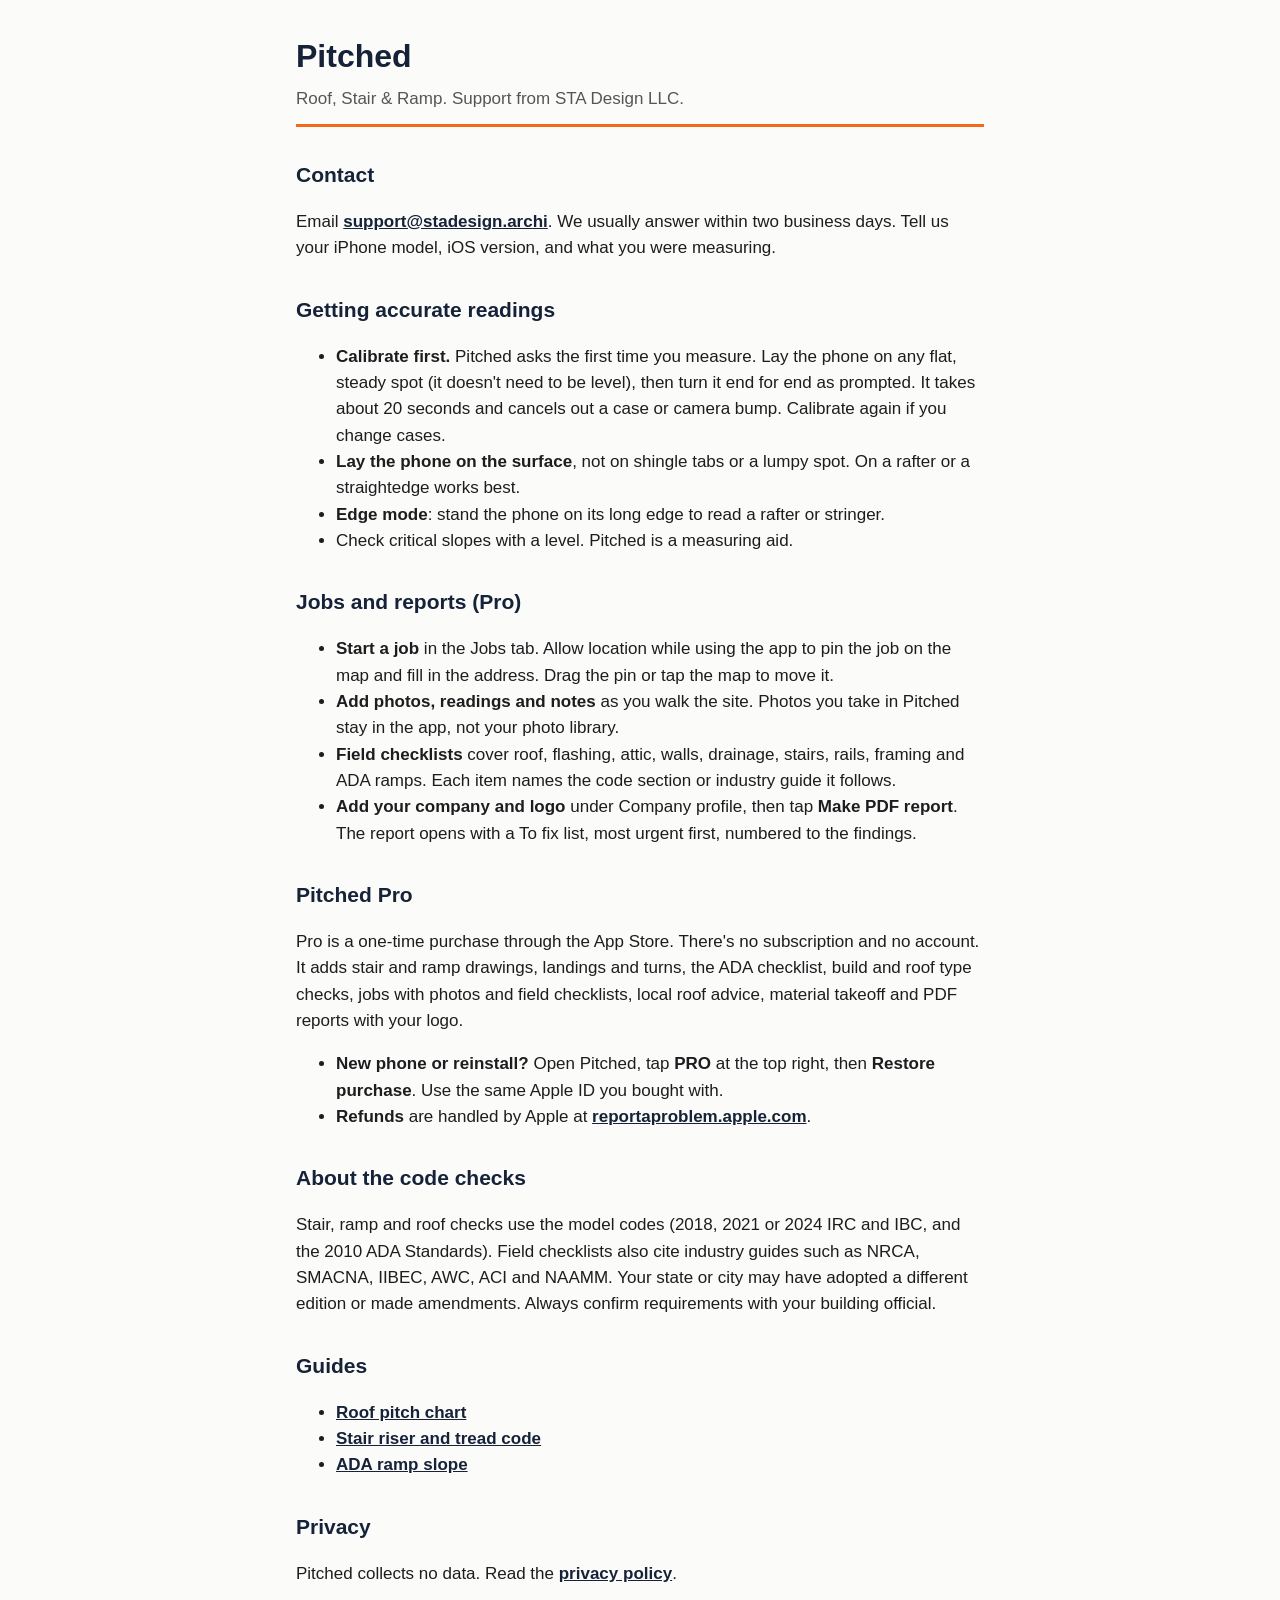
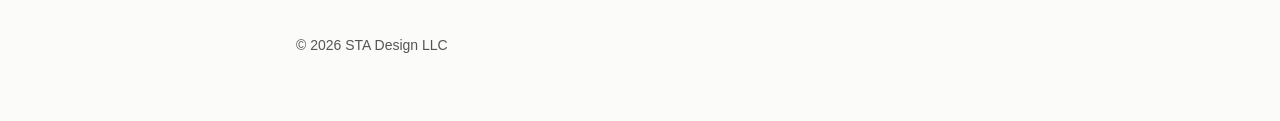
<file: index.html>
<!doctype html>
<html lang="en"><head><meta charset="utf-8"><meta name="viewport" content="width=device-width,initial-scale=1">
<title>Pitched Support</title><link rel="stylesheet" href="style.css"></head>
<body><main>
<header><h1>Pitched</h1><p class="sub">Roof, Stair &amp; Ramp. Support from STA Design LLC.</p></header>

<h2>Contact</h2>
<p>Email <a href="mailto:support@stadesign.archi">support@stadesign.archi</a>. We usually answer within two business days. Tell us your iPhone model, iOS version, and what you were measuring.</p>

<h2>Getting accurate readings</h2>
<ul>
<li><b>Calibrate first.</b> Pitched asks the first time you measure. Lay the phone on any flat, steady spot (it doesn't need to be level), then turn it end for end as prompted. It takes about 20 seconds and cancels out a case or camera bump. Calibrate again if you change cases.</li>
<li><b>Lay the phone on the surface</b>, not on shingle tabs or a lumpy spot. On a rafter or a straightedge works best.</li>
<li><b>Edge mode</b>: stand the phone on its long edge to read a rafter or stringer.</li>
<li>Check critical slopes with a level. Pitched is a measuring aid.</li>
</ul>

<h2>Jobs and reports (Pro)</h2>
<ul>
<li><b>Start a job</b> in the Jobs tab. Allow location while using the app to pin the job on the map and fill in the address. Drag the pin or tap the map to move it.</li>
<li><b>Add photos, readings and notes</b> as you walk the site. Photos you take in Pitched stay in the app, not your photo library.</li>
<li><b>Field checklists</b> cover roof, flashing, attic, walls, drainage, stairs, rails, framing and ADA ramps. Each item names the code section or industry guide it follows.</li>
<li><b>Add your company and logo</b> under Company profile, then tap <b>Make PDF report</b>. The report opens with a To fix list, most urgent first, numbered to the findings.</li>
</ul>

<h2>Pitched Pro</h2>
<p>Pro is a one-time purchase through the App Store. There's no subscription and no account. It adds stair and ramp drawings, landings and turns, the ADA checklist, build and roof type checks, jobs with photos and field checklists, local roof advice, material takeoff and PDF reports with your logo.</p>
<ul>
<li><b>New phone or reinstall?</b> Open Pitched, tap <b>PRO</b> at the top right, then <b>Restore purchase</b>. Use the same Apple ID you bought with.</li>
<li><b>Refunds</b> are handled by Apple at <a href="https://reportaproblem.apple.com">reportaproblem.apple.com</a>.</li>
</ul>

<h2>About the code checks</h2>
<p>Stair, ramp and roof checks use the model codes (2018, 2021 or 2024 IRC and IBC, and the 2010 ADA Standards). Field checklists also cite industry guides such as NRCA, SMACNA, IIBEC, AWC, ACI and NAAMM. Your state or city may have adopted a different edition or made amendments. Always confirm requirements with your building official.</p>

<h2>Guides</h2>
<ul>
<li><a href="guides/roof-pitch-chart.html">Roof pitch chart</a></li>
<li><a href="guides/stair-riser-tread-code.html">Stair riser and tread code</a></li>
<li><a href="guides/ada-ramp-slope.html">ADA ramp slope</a></li>
</ul>

<h2>Privacy</h2>
<p>Pitched collects no data. Read the <a href="privacy.html">privacy policy</a>.</p>

<footer>&copy; 2026 STA Design LLC</footer>
</main></body></html>
</file>
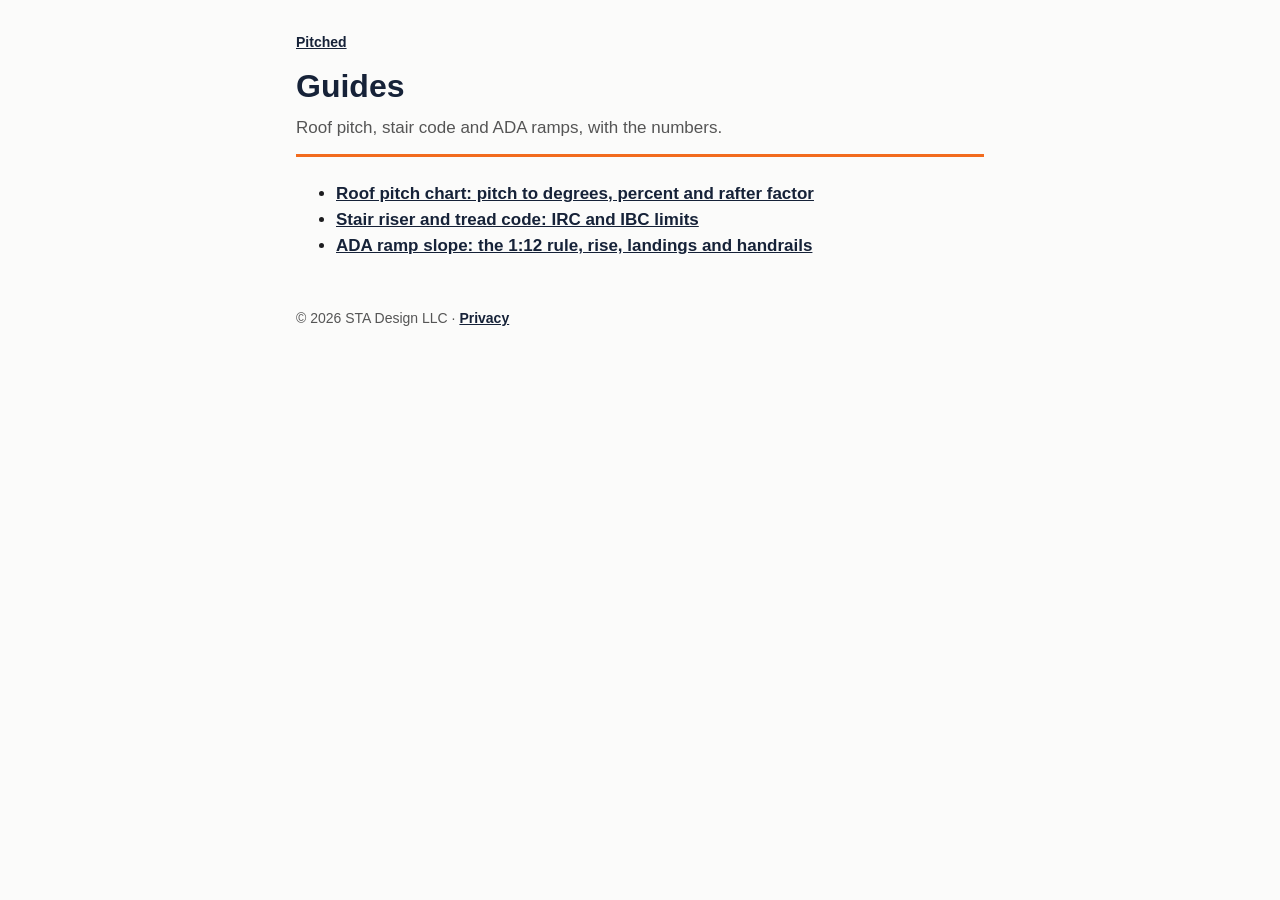
<file: guides/index.html>
<!doctype html>
<html lang="en"><head><meta charset="utf-8"><meta name="viewport" content="width=device-width,initial-scale=1">
<title>Guides: Roof Pitch, Stair Code and ADA Ramps | Pitched</title>
<meta name="description" content="Short field guides for roofers, contractors and architects: roof pitch, stair code and ADA ramps.">
<link rel="canonical" href="https://sthes26.github.io/pitched/guides/">
<link rel="stylesheet" href="../style.css"></head>
<body><main>
<nav class="crumb"><a href="../">Pitched</a></nav>
<header><h1>Guides</h1><p class="sub">Roof pitch, stair code and ADA ramps, with the numbers.</p></header>
<ul>
<li><a href="roof-pitch-chart.html">Roof pitch chart: pitch to degrees, percent and rafter factor</a></li>
<li><a href="stair-riser-tread-code.html">Stair riser and tread code: IRC and IBC limits</a></li>
<li><a href="ada-ramp-slope.html">ADA ramp slope: the 1:12 rule, rise, landings and handrails</a></li>
</ul>
<footer>&copy; 2026 STA Design LLC &middot; <a href="../privacy.html">Privacy</a></footer>
</main></body></html>
</file>
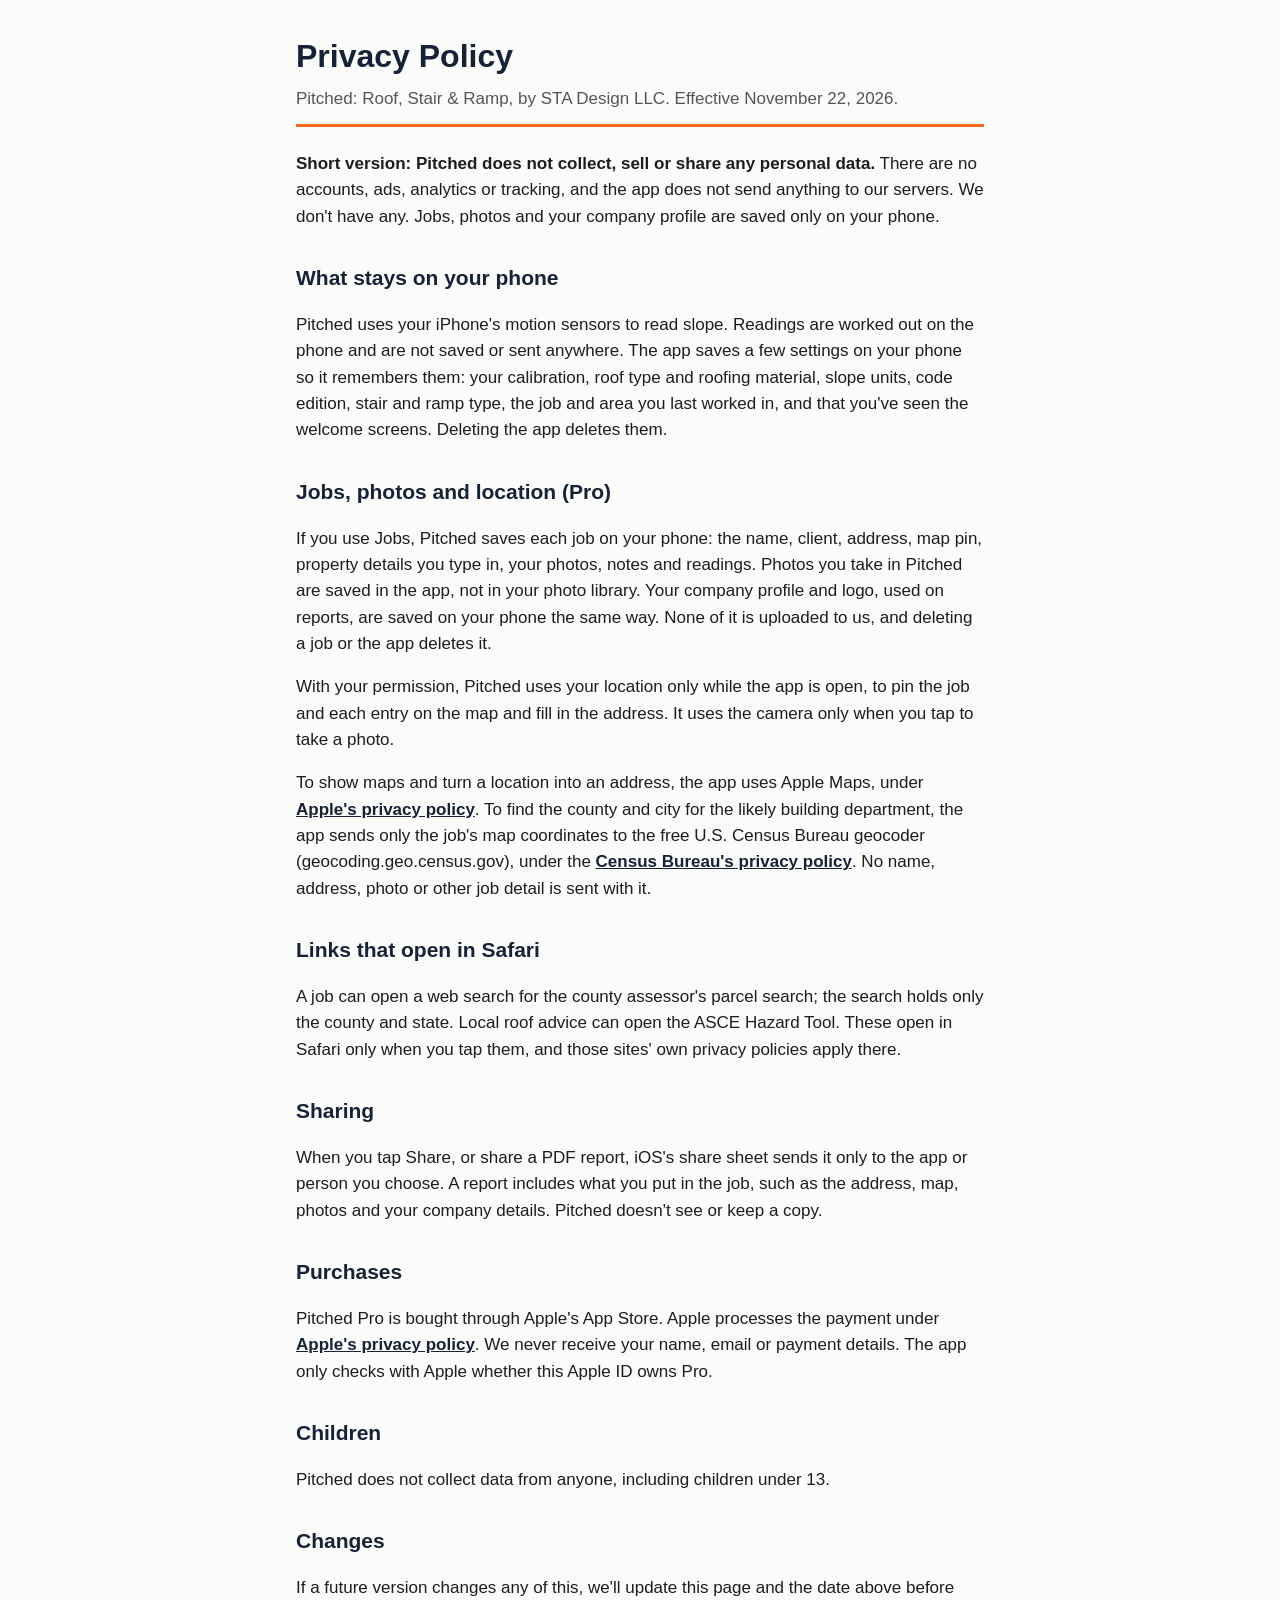
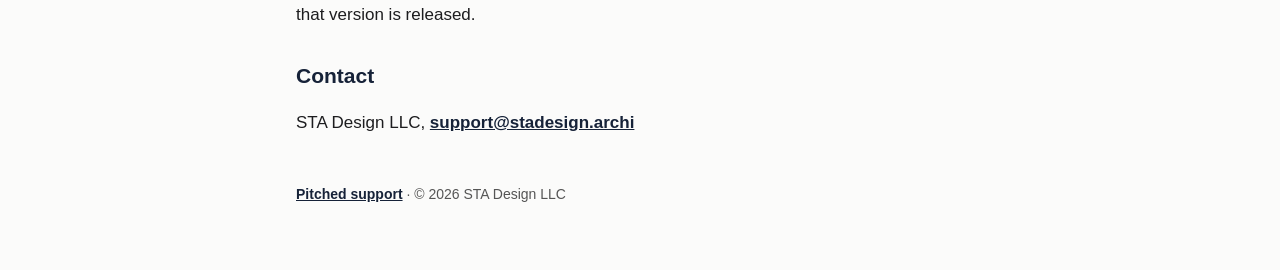
<file: privacy.html>
<!doctype html>
<html lang="en"><head><meta charset="utf-8"><meta name="viewport" content="width=device-width,initial-scale=1">
<title>Pitched Privacy Policy</title><link rel="stylesheet" href="style.css"></head>
<body><main>
<header><h1>Privacy Policy</h1><p class="sub">Pitched: Roof, Stair &amp; Ramp, by STA Design LLC. Effective November 22, 2026.</p></header>

<p><b>Short version: Pitched does not collect, sell or share any personal data.</b> There are no accounts, ads, analytics or tracking, and the app does not send anything to our servers. We don't have any. Jobs, photos and your company profile are saved only on your phone.</p>

<h2>What stays on your phone</h2>
<p>Pitched uses your iPhone's motion sensors to read slope. Readings are worked out on the phone and are not saved or sent anywhere. The app saves a few settings on your phone so it remembers them: your calibration, roof type and roofing material, slope units, code edition, stair and ramp type, the job and area you last worked in, and that you've seen the welcome screens. Deleting the app deletes them.</p>

<h2>Jobs, photos and location (Pro)</h2>
<p>If you use Jobs, Pitched saves each job on your phone: the name, client, address, map pin, property details you type in, your photos, notes and readings. Photos you take in Pitched are saved in the app, not in your photo library. Your company profile and logo, used on reports, are saved on your phone the same way. None of it is uploaded to us, and deleting a job or the app deletes it.</p>
<p>With your permission, Pitched uses your location only while the app is open, to pin the job and each entry on the map and fill in the address. It uses the camera only when you tap to take a photo.</p>
<p>To show maps and turn a location into an address, the app uses Apple Maps, under <a href="https://www.apple.com/legal/privacy/">Apple's privacy policy</a>. To find the county and city for the likely building department, the app sends only the job's map coordinates to the free U.S. Census Bureau geocoder (geocoding.geo.census.gov), under the <a href="https://www.census.gov/about/policies/privacy.html">Census Bureau's privacy policy</a>. No name, address, photo or other job detail is sent with it.</p>

<h2>Links that open in Safari</h2>
<p>A job can open a web search for the county assessor's parcel search; the search holds only the county and state. Local roof advice can open the ASCE Hazard Tool. These open in Safari only when you tap them, and those sites' own privacy policies apply there.</p>

<h2>Sharing</h2>
<p>When you tap Share, or share a PDF report, iOS's share sheet sends it only to the app or person you choose. A report includes what you put in the job, such as the address, map, photos and your company details. Pitched doesn't see or keep a copy.</p>

<h2>Purchases</h2>
<p>Pitched Pro is bought through Apple's App Store. Apple processes the payment under <a href="https://www.apple.com/legal/privacy/">Apple's privacy policy</a>. We never receive your name, email or payment details. The app only checks with Apple whether this Apple ID owns Pro.</p>

<h2>Children</h2>
<p>Pitched does not collect data from anyone, including children under 13.</p>

<h2>Changes</h2>
<p>If a future version changes any of this, we'll update this page and the date above before that version is released.</p>

<h2>Contact</h2>
<p>STA Design LLC, <a href="mailto:support@stadesign.archi">support@stadesign.archi</a></p>

<footer><a href="index.html">Pitched support</a> &middot; &copy; 2026 STA Design LLC</footer>
</main></body></html>
</file>
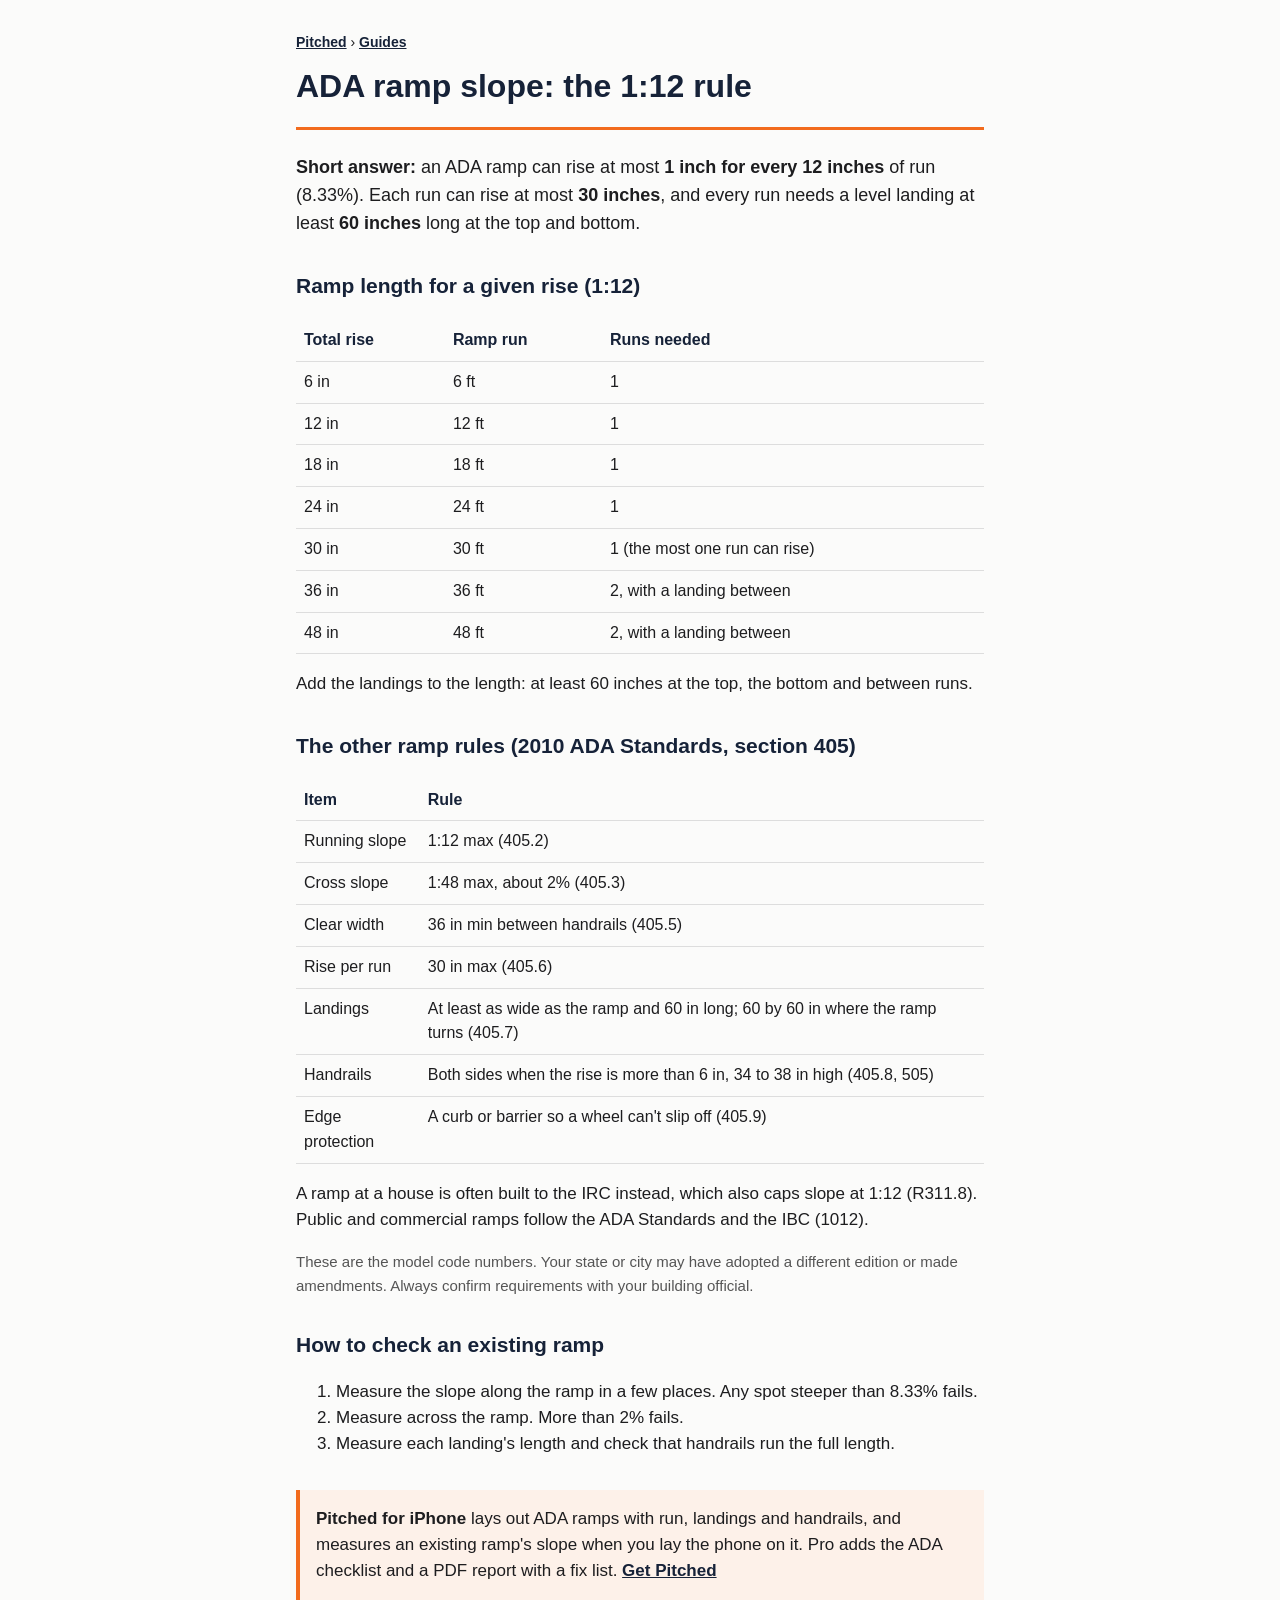
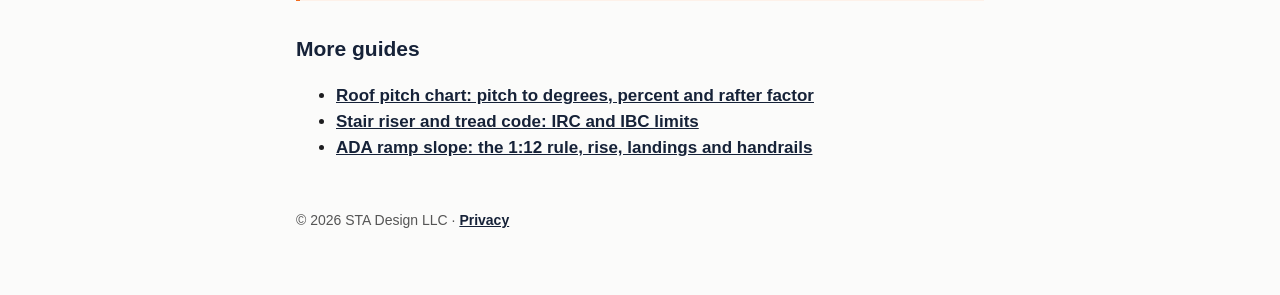
<file: guides/ada-ramp-slope.html>
<!doctype html>
<html lang="en"><head><meta charset="utf-8"><meta name="viewport" content="width=device-width,initial-scale=1">
<title>ADA Ramp Slope: The 1:12 Rule, Rise, Landings and Handrails | Pitched</title>
<meta name="description" content="ADA ramps can't be steeper than 1:12, can rise at most 30 inches per run, and need 60 inch landings. Ramp length chart and the rules for width, cross slope and handrails.">
<link rel="canonical" href="https://sthes26.github.io/pitched/guides/ada-ramp-slope.html">
<link rel="stylesheet" href="../style.css"></head>
<body><main>
<nav class="crumb"><a href="../">Pitched</a> &rsaquo; <a href="./">Guides</a></nav>
<header><h1>ADA ramp slope: the 1:12 rule</h1></header>
<p class="answer"><b>Short answer:</b> an ADA ramp can rise at most <b>1 inch for every 12 inches</b> of run (8.33%). Each run can rise at most <b>30 inches</b>, and every run needs a level landing at least <b>60 inches</b> long at the top and bottom.</p>

<h2>Ramp length for a given rise (1:12)</h2>
<table>
<tr><th>Total rise</th><th>Ramp run</th><th>Runs needed</th></tr>
<tr><td>6 in</td><td>6 ft</td><td>1</td></tr>
<tr><td>12 in</td><td>12 ft</td><td>1</td></tr>
<tr><td>18 in</td><td>18 ft</td><td>1</td></tr>
<tr><td>24 in</td><td>24 ft</td><td>1</td></tr>
<tr><td>30 in</td><td>30 ft</td><td>1 (the most one run can rise)</td></tr>
<tr><td>36 in</td><td>36 ft</td><td>2, with a landing between</td></tr>
<tr><td>48 in</td><td>48 ft</td><td>2, with a landing between</td></tr>
</table>
<p>Add the landings to the length: at least 60 inches at the top, the bottom and between runs.</p>

<h2>The other ramp rules (2010 ADA Standards, section 405)</h2>
<table>
<tr><th>Item</th><th>Rule</th></tr>
<tr><td>Running slope</td><td>1:12 max (405.2)</td></tr>
<tr><td>Cross slope</td><td>1:48 max, about 2% (405.3)</td></tr>
<tr><td>Clear width</td><td>36 in min between handrails (405.5)</td></tr>
<tr><td>Rise per run</td><td>30 in max (405.6)</td></tr>
<tr><td>Landings</td><td>At least as wide as the ramp and 60 in long; 60 by 60 in where the ramp turns (405.7)</td></tr>
<tr><td>Handrails</td><td>Both sides when the rise is more than 6 in, 34 to 38 in high (405.8, 505)</td></tr>
<tr><td>Edge protection</td><td>A curb or barrier so a wheel can't slip off (405.9)</td></tr>
</table>
<p>A ramp at a house is often built to the IRC instead, which also caps slope at 1:12 (R311.8). Public and commercial ramps follow the ADA Standards and the IBC (1012).</p>
<p class="note">These are the model code numbers. Your state or city may have adopted a different edition or made amendments. Always confirm requirements with your building official.</p>

<h2>How to check an existing ramp</h2>
<ol>
<li>Measure the slope along the ramp in a few places. Any spot steeper than 8.33% fails.</li>
<li>Measure across the ramp. More than 2% fails.</li>
<li>Measure each landing's length and check that handrails run the full length.</li>
</ol>

<div class="cta"><p><b>Pitched for iPhone</b> lays out ADA ramps with run, landings and handrails, and measures an existing ramp's slope when you lay the phone on it. Pro adds the ADA checklist and a PDF report with a fix list. <a href="../">Get Pitched</a></p></div>

<h2>More guides</h2>
<ul>
<li><a href="roof-pitch-chart.html">Roof pitch chart: pitch to degrees, percent and rafter factor</a></li>
<li><a href="stair-riser-tread-code.html">Stair riser and tread code: IRC and IBC limits</a></li>
<li><a href="ada-ramp-slope.html">ADA ramp slope: the 1:12 rule, rise, landings and handrails</a></li>
</ul>

<footer>&copy; 2026 STA Design LLC &middot; <a href="../privacy.html">Privacy</a></footer>
</main></body></html>
</file>
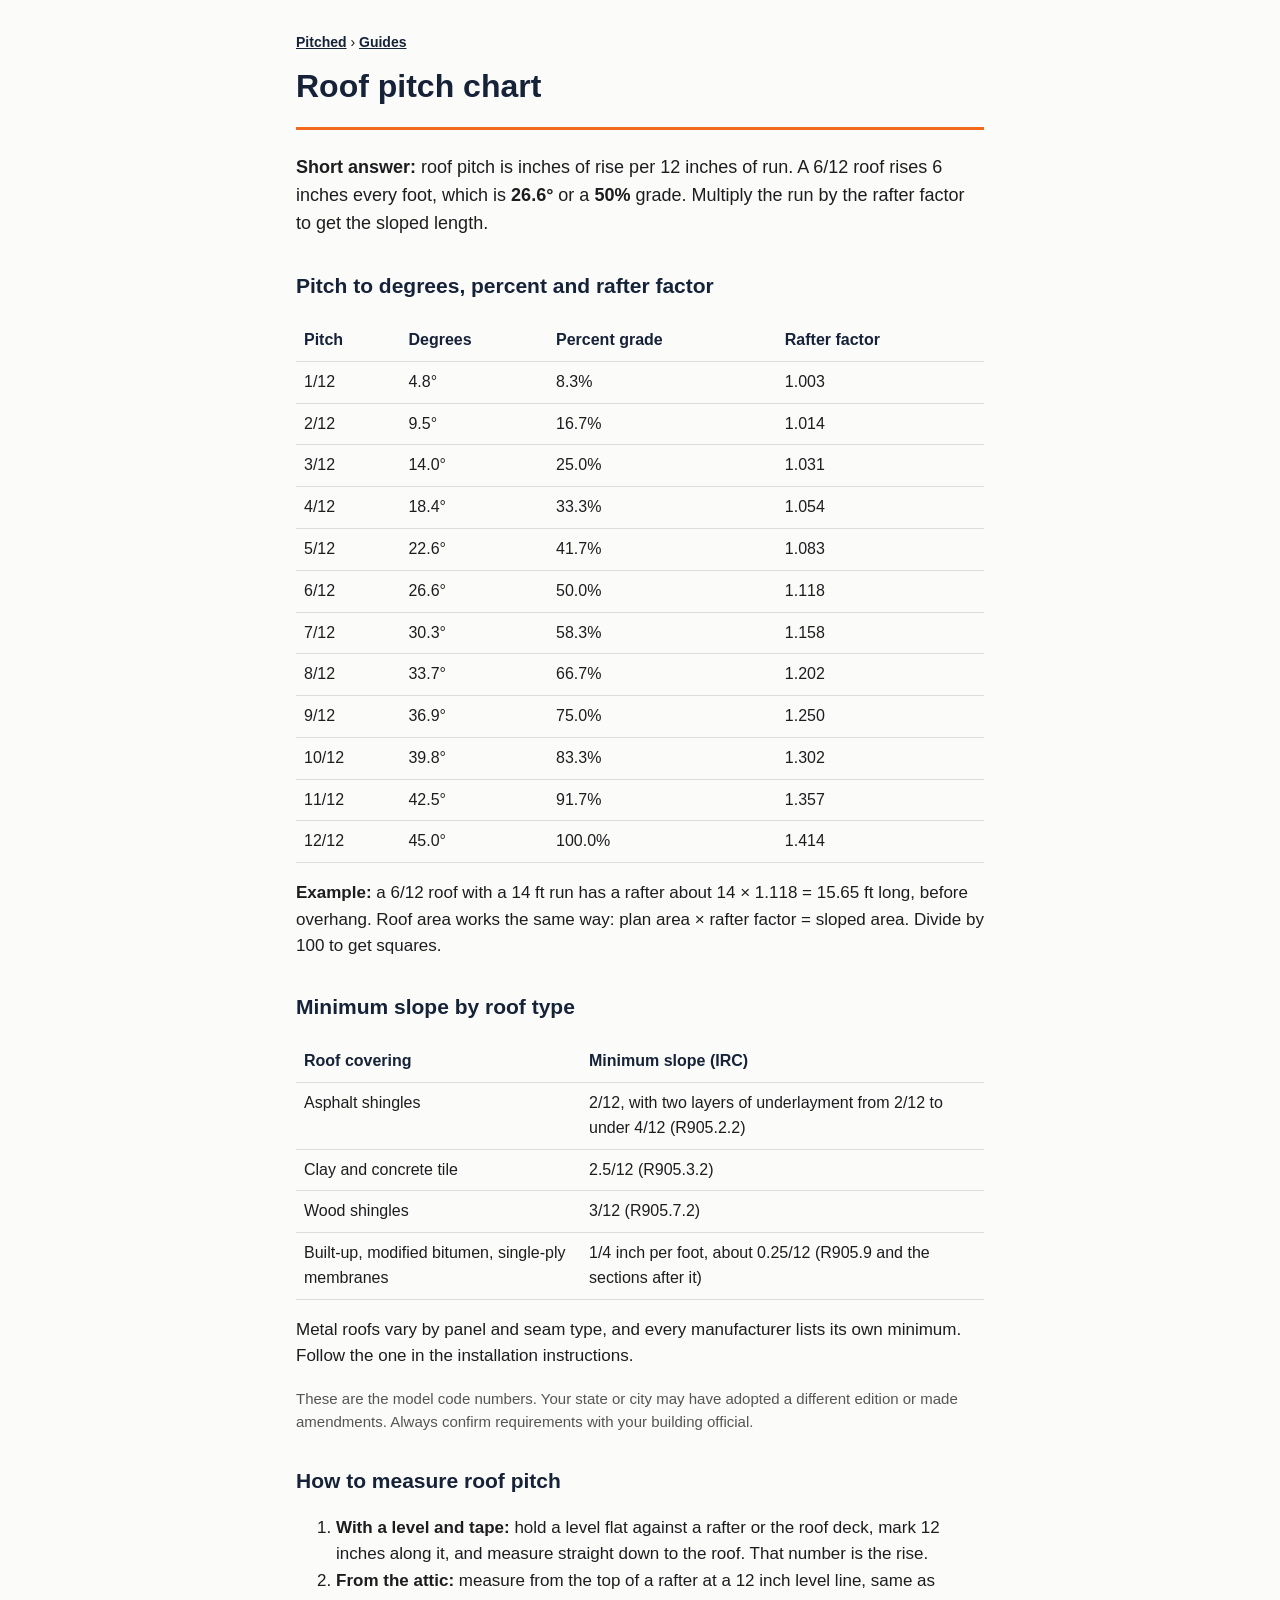
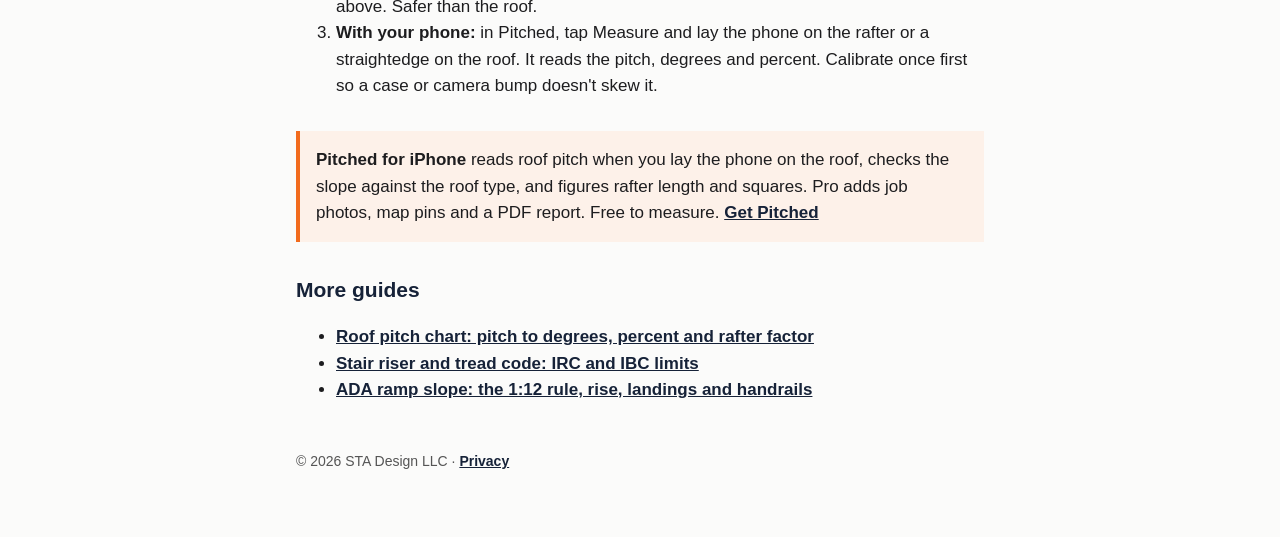
<file: guides/roof-pitch-chart.html>
<!doctype html>
<html lang="en"><head><meta charset="utf-8"><meta name="viewport" content="width=device-width,initial-scale=1">
<title>Roof Pitch Chart: Pitch to Degrees, Percent and Rafter Factor | Pitched</title>
<meta name="description" content="Roof pitch chart from 1/12 to 12/12 with degrees, percent grade and rafter length factor, plus the minimum slope for shingles and other roof types.">
<link rel="canonical" href="https://sthes26.github.io/pitched/guides/roof-pitch-chart.html">
<link rel="stylesheet" href="../style.css"></head>
<body><main>
<nav class="crumb"><a href="../">Pitched</a> &rsaquo; <a href="./">Guides</a></nav>
<header><h1>Roof pitch chart</h1></header>
<p class="answer"><b>Short answer:</b> roof pitch is inches of rise per 12 inches of run. A 6/12 roof rises 6 inches every foot, which is <b>26.6&deg;</b> or a <b>50%</b> grade. Multiply the run by the rafter factor to get the sloped length.</p>

<h2>Pitch to degrees, percent and rafter factor</h2>
<table>
<tr><th>Pitch</th><th>Degrees</th><th>Percent grade</th><th>Rafter factor</th></tr>
<tr><td>1/12</td><td>4.8&deg;</td><td>8.3%</td><td>1.003</td></tr>
<tr><td>2/12</td><td>9.5&deg;</td><td>16.7%</td><td>1.014</td></tr>
<tr><td>3/12</td><td>14.0&deg;</td><td>25.0%</td><td>1.031</td></tr>
<tr><td>4/12</td><td>18.4&deg;</td><td>33.3%</td><td>1.054</td></tr>
<tr><td>5/12</td><td>22.6&deg;</td><td>41.7%</td><td>1.083</td></tr>
<tr><td>6/12</td><td>26.6&deg;</td><td>50.0%</td><td>1.118</td></tr>
<tr><td>7/12</td><td>30.3&deg;</td><td>58.3%</td><td>1.158</td></tr>
<tr><td>8/12</td><td>33.7&deg;</td><td>66.7%</td><td>1.202</td></tr>
<tr><td>9/12</td><td>36.9&deg;</td><td>75.0%</td><td>1.250</td></tr>
<tr><td>10/12</td><td>39.8&deg;</td><td>83.3%</td><td>1.302</td></tr>
<tr><td>11/12</td><td>42.5&deg;</td><td>91.7%</td><td>1.357</td></tr>
<tr><td>12/12</td><td>45.0&deg;</td><td>100.0%</td><td>1.414</td></tr>
</table>
<p><b>Example:</b> a 6/12 roof with a 14 ft run has a rafter about 14 &times; 1.118 = 15.65 ft long, before overhang. Roof area works the same way: plan area &times; rafter factor = sloped area. Divide by 100 to get squares.</p>

<h2>Minimum slope by roof type</h2>
<table>
<tr><th>Roof covering</th><th>Minimum slope (IRC)</th></tr>
<tr><td>Asphalt shingles</td><td>2/12, with two layers of underlayment from 2/12 to under 4/12 (R905.2.2)</td></tr>
<tr><td>Clay and concrete tile</td><td>2.5/12 (R905.3.2)</td></tr>
<tr><td>Wood shingles</td><td>3/12 (R905.7.2)</td></tr>
<tr><td>Built-up, modified bitumen, single-ply membranes</td><td>1/4 inch per foot, about 0.25/12 (R905.9 and the sections after it)</td></tr>
</table>
<p>Metal roofs vary by panel and seam type, and every manufacturer lists its own minimum. Follow the one in the installation instructions.</p>
<p class="note">These are the model code numbers. Your state or city may have adopted a different edition or made amendments. Always confirm requirements with your building official.</p>

<h2>How to measure roof pitch</h2>
<ol>
<li><b>With a level and tape:</b> hold a level flat against a rafter or the roof deck, mark 12 inches along it, and measure straight down to the roof. That number is the rise.</li>
<li><b>From the attic:</b> measure from the top of a rafter at a 12 inch level line, same as above. Safer than the roof.</li>
<li><b>With your phone:</b> in Pitched, tap Measure and lay the phone on the rafter or a straightedge on the roof. It reads the pitch, degrees and percent. Calibrate once first so a case or camera bump doesn't skew it.</li>
</ol>

<div class="cta"><p><b>Pitched for iPhone</b> reads roof pitch when you lay the phone on the roof, checks the slope against the roof type, and figures rafter length and squares. Pro adds job photos, map pins and a PDF report. Free to measure. <a href="../">Get Pitched</a></p></div>

<h2>More guides</h2>
<ul>
<li><a href="roof-pitch-chart.html">Roof pitch chart: pitch to degrees, percent and rafter factor</a></li>
<li><a href="stair-riser-tread-code.html">Stair riser and tread code: IRC and IBC limits</a></li>
<li><a href="ada-ramp-slope.html">ADA ramp slope: the 1:12 rule, rise, landings and handrails</a></li>
</ul>

<footer>&copy; 2026 STA Design LLC &middot; <a href="../privacy.html">Privacy</a></footer>
</main></body></html>
</file>
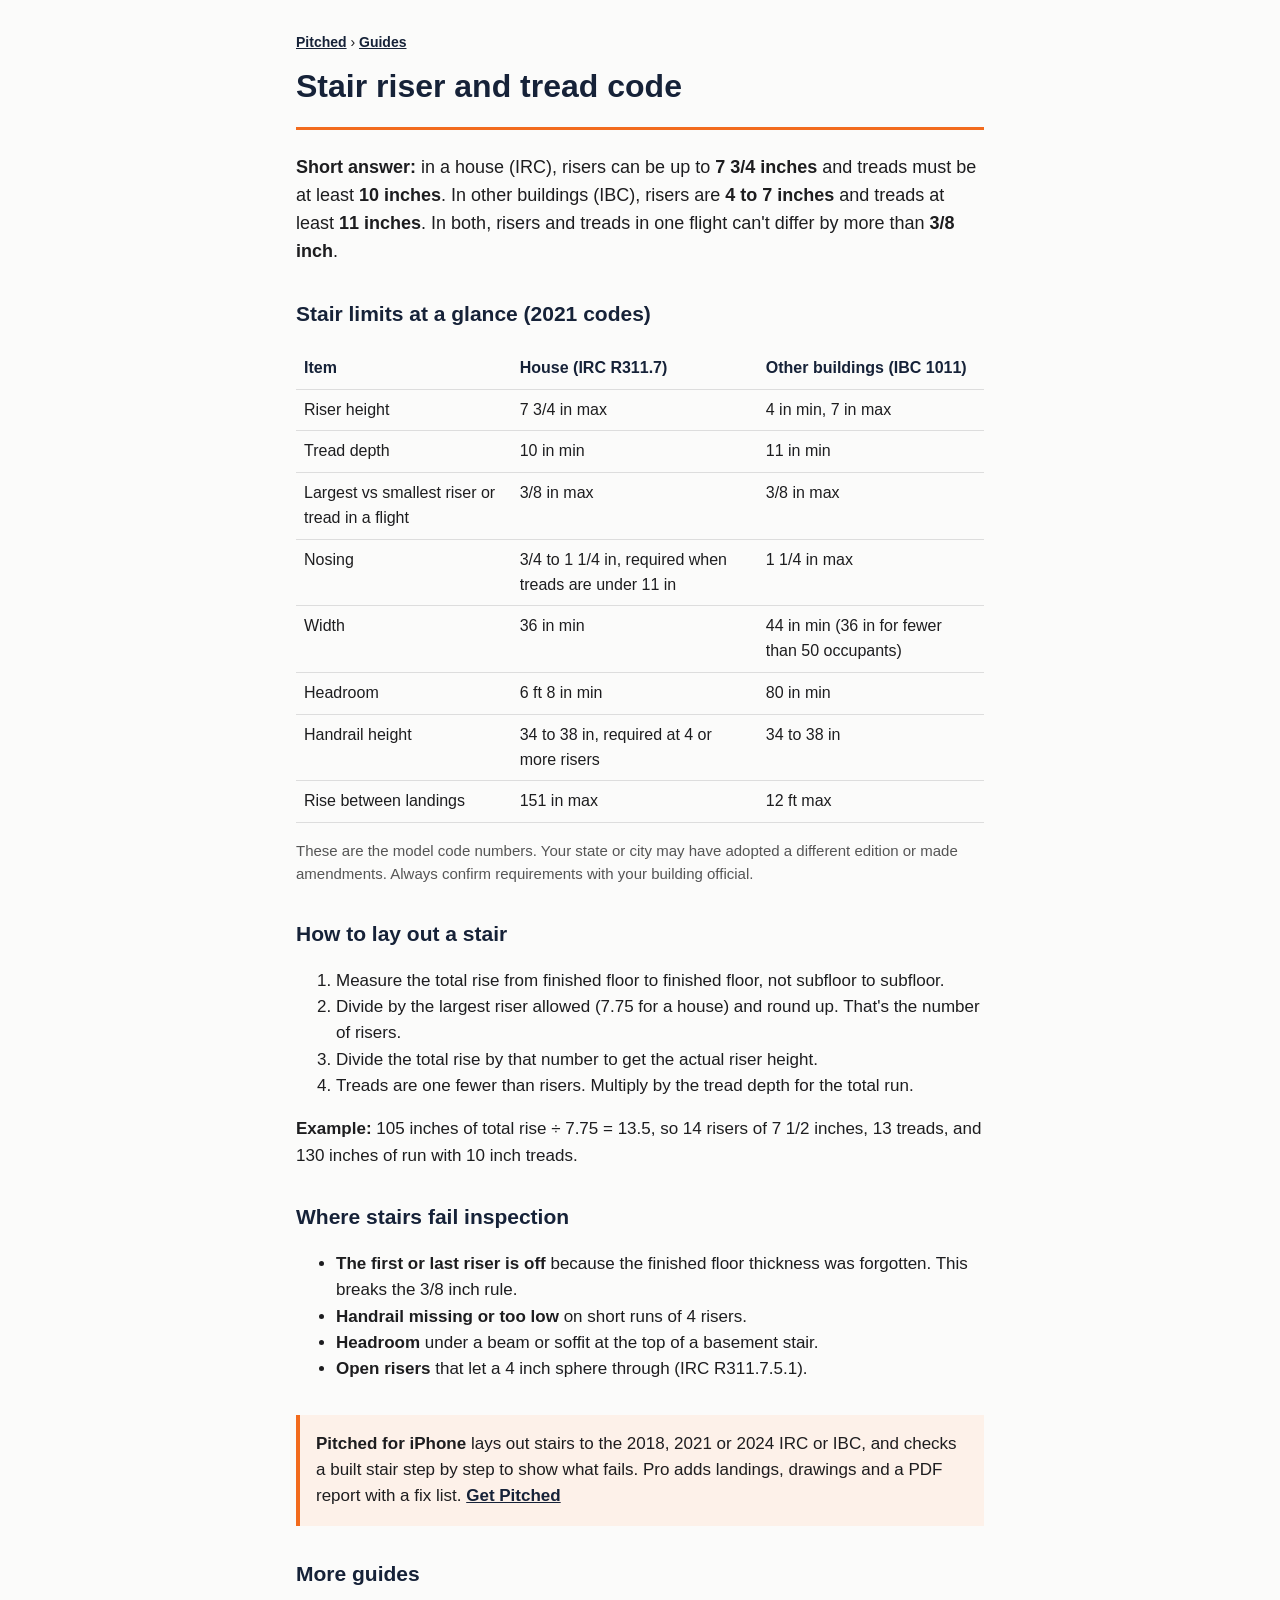
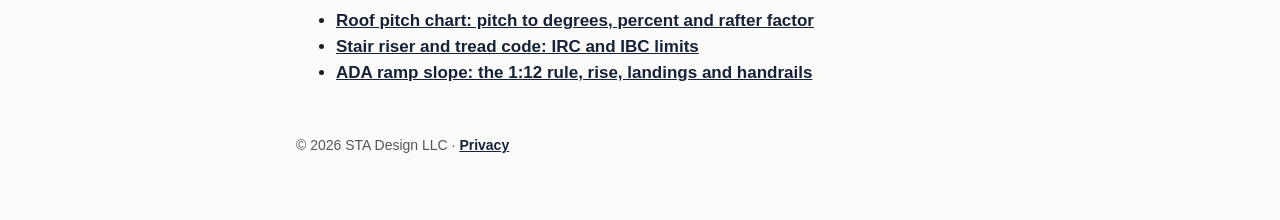
<file: guides/stair-riser-tread-code.html>
<!doctype html>
<html lang="en"><head><meta charset="utf-8"><meta name="viewport" content="width=device-width,initial-scale=1">
<title>Stair Riser and Tread Code: IRC and IBC Limits | Pitched</title>
<meta name="description" content="Stair code at a glance: maximum riser height, minimum tread depth, width, headroom, handrails and the 3/8 inch rule, for houses (IRC) and other buildings (IBC).">
<link rel="canonical" href="https://sthes26.github.io/pitched/guides/stair-riser-tread-code.html">
<link rel="stylesheet" href="../style.css"></head>
<body><main>
<nav class="crumb"><a href="../">Pitched</a> &rsaquo; <a href="./">Guides</a></nav>
<header><h1>Stair riser and tread code</h1></header>
<p class="answer"><b>Short answer:</b> in a house (IRC), risers can be up to <b>7 3/4 inches</b> and treads must be at least <b>10 inches</b>. In other buildings (IBC), risers are <b>4 to 7 inches</b> and treads at least <b>11 inches</b>. In both, risers and treads in one flight can't differ by more than <b>3/8 inch</b>.</p>

<h2>Stair limits at a glance (2021 codes)</h2>
<table>
<tr><th>Item</th><th>House (IRC R311.7)</th><th>Other buildings (IBC 1011)</th></tr>
<tr><td>Riser height</td><td>7 3/4 in max</td><td>4 in min, 7 in max</td></tr>
<tr><td>Tread depth</td><td>10 in min</td><td>11 in min</td></tr>
<tr><td>Largest vs smallest riser or tread in a flight</td><td>3/8 in max</td><td>3/8 in max</td></tr>
<tr><td>Nosing</td><td>3/4 to 1 1/4 in, required when treads are under 11 in</td><td>1 1/4 in max</td></tr>
<tr><td>Width</td><td>36 in min</td><td>44 in min (36 in for fewer than 50 occupants)</td></tr>
<tr><td>Headroom</td><td>6 ft 8 in min</td><td>80 in min</td></tr>
<tr><td>Handrail height</td><td>34 to 38 in, required at 4 or more risers</td><td>34 to 38 in</td></tr>
<tr><td>Rise between landings</td><td>151 in max</td><td>12 ft max</td></tr>
</table>
<p class="note">These are the model code numbers. Your state or city may have adopted a different edition or made amendments. Always confirm requirements with your building official.</p>

<h2>How to lay out a stair</h2>
<ol>
<li>Measure the total rise from finished floor to finished floor, not subfloor to subfloor.</li>
<li>Divide by the largest riser allowed (7.75 for a house) and round up. That's the number of risers.</li>
<li>Divide the total rise by that number to get the actual riser height.</li>
<li>Treads are one fewer than risers. Multiply by the tread depth for the total run.</li>
</ol>
<p><b>Example:</b> 105 inches of total rise &divide; 7.75 = 13.5, so 14 risers of 7 1/2 inches, 13 treads, and 130 inches of run with 10 inch treads.</p>

<h2>Where stairs fail inspection</h2>
<ul>
<li><b>The first or last riser is off</b> because the finished floor thickness was forgotten. This breaks the 3/8 inch rule.</li>
<li><b>Handrail missing or too low</b> on short runs of 4 risers.</li>
<li><b>Headroom</b> under a beam or soffit at the top of a basement stair.</li>
<li><b>Open risers</b> that let a 4 inch sphere through (IRC R311.7.5.1).</li>
</ul>

<div class="cta"><p><b>Pitched for iPhone</b> lays out stairs to the 2018, 2021 or 2024 IRC or IBC, and checks a built stair step by step to show what fails. Pro adds landings, drawings and a PDF report with a fix list. <a href="../">Get Pitched</a></p></div>

<h2>More guides</h2>
<ul>
<li><a href="roof-pitch-chart.html">Roof pitch chart: pitch to degrees, percent and rafter factor</a></li>
<li><a href="stair-riser-tread-code.html">Stair riser and tread code: IRC and IBC limits</a></li>
<li><a href="ada-ramp-slope.html">ADA ramp slope: the 1:12 rule, rise, landings and handrails</a></li>
</ul>

<footer>&copy; 2026 STA Design LLC &middot; <a href="../privacy.html">Privacy</a></footer>
</main></body></html>
</file>
<file: style.css>
:root{--navy:#162238;--orange:#F26B1D;--ink:#1d1d1f;--muted:#555;--bg:#fbfbfa}
*{box-sizing:border-box}body{margin:0;background:var(--bg);color:var(--ink);font:17px/1.55 -apple-system,BlinkMacSystemFont,"Segoe UI",Roboto,sans-serif}
main{max-width:720px;margin:0 auto;padding:32px 16px 64px}
header{border-bottom:3px solid var(--orange);margin-bottom:24px;padding-bottom:12px}
h1{color:var(--navy);margin:0 0 4px;font-size:32px}h2{color:var(--navy);margin-top:32px;font-size:21px}
.sub{color:var(--muted);margin:0}a{color:var(--navy);font-weight:600}
footer{margin-top:48px;color:var(--muted);font-size:14px}
table{border-collapse:collapse;width:100%;margin:16px 0;font-size:16px}th,td{text-align:left;padding:8px;border-bottom:1px solid #ddd;vertical-align:top}th{color:var(--navy)}
.cta{margin:32px 0;padding:16px;border-left:4px solid var(--orange);background:#fdf1e9}.cta p{margin:0}
.answer{font-size:18px}nav.crumb{font-size:14px;margin-bottom:8px}.note{color:var(--muted);font-size:15px}
</file>
